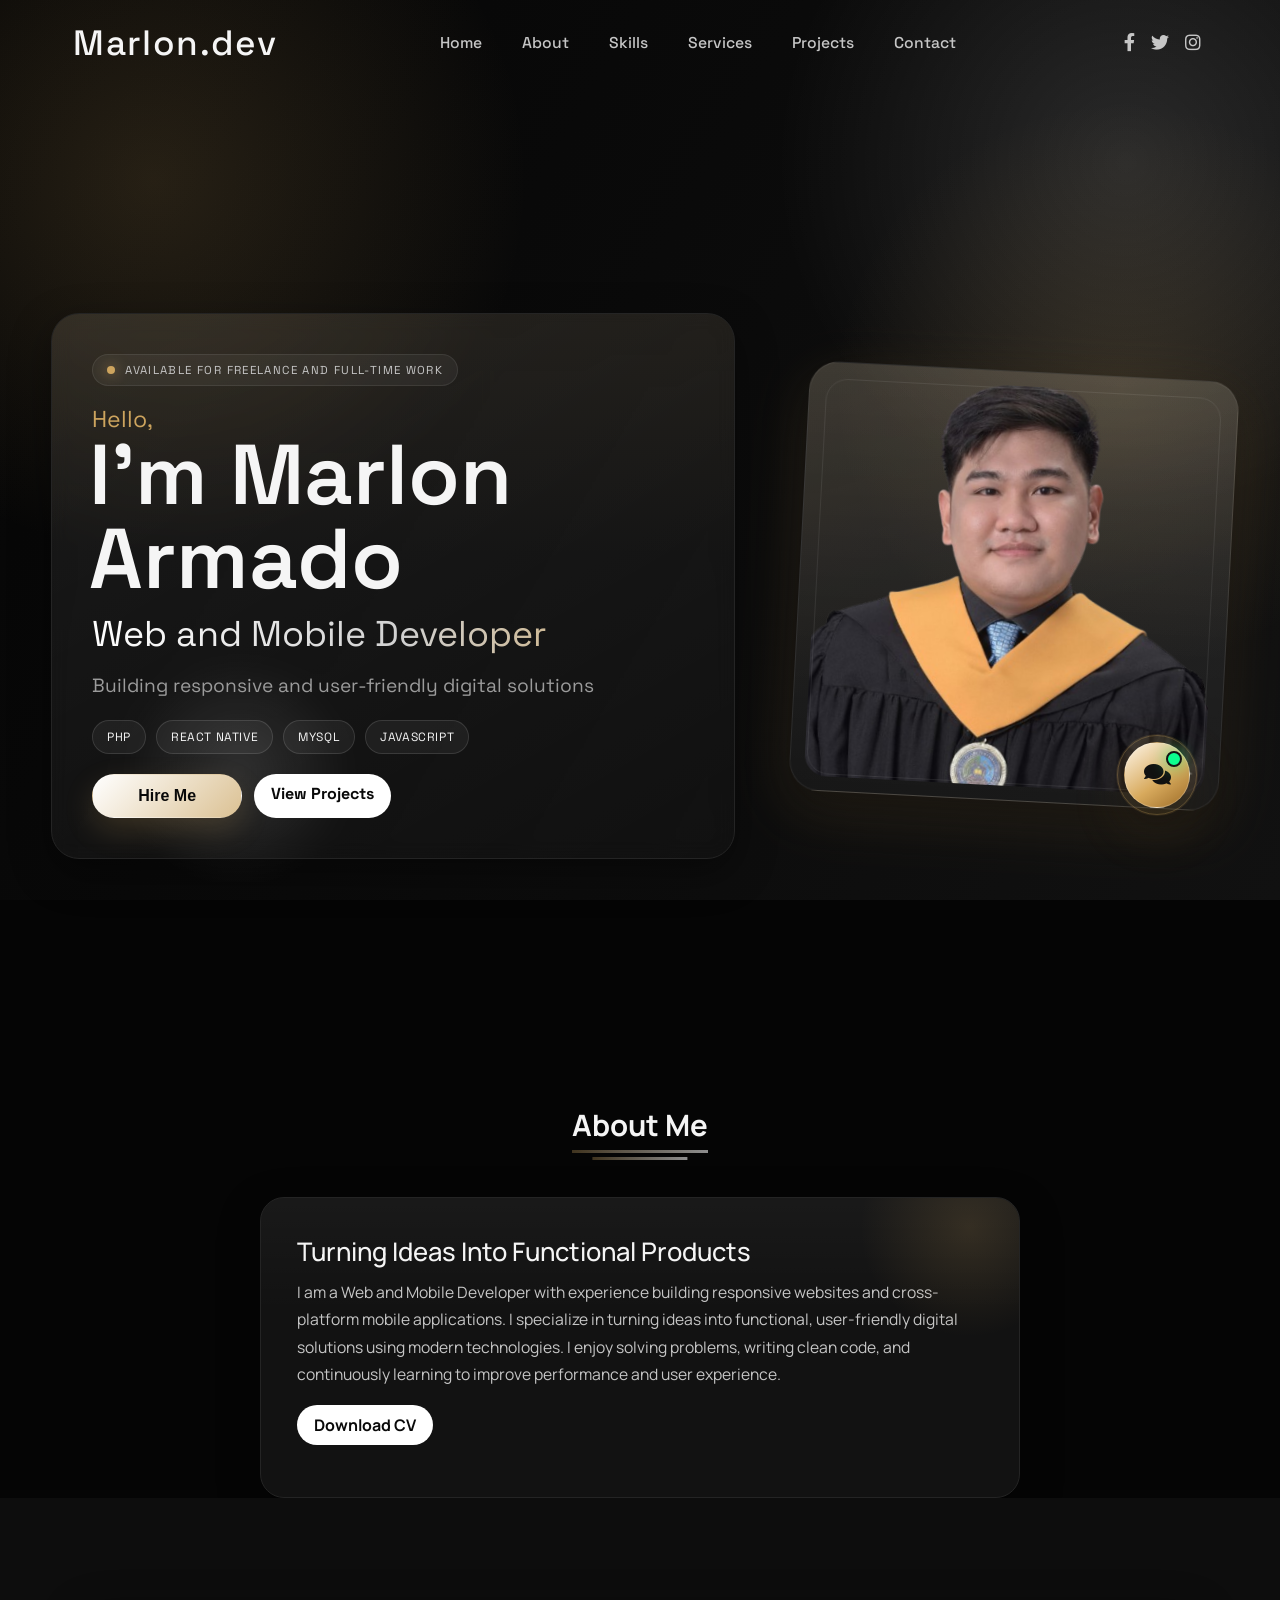
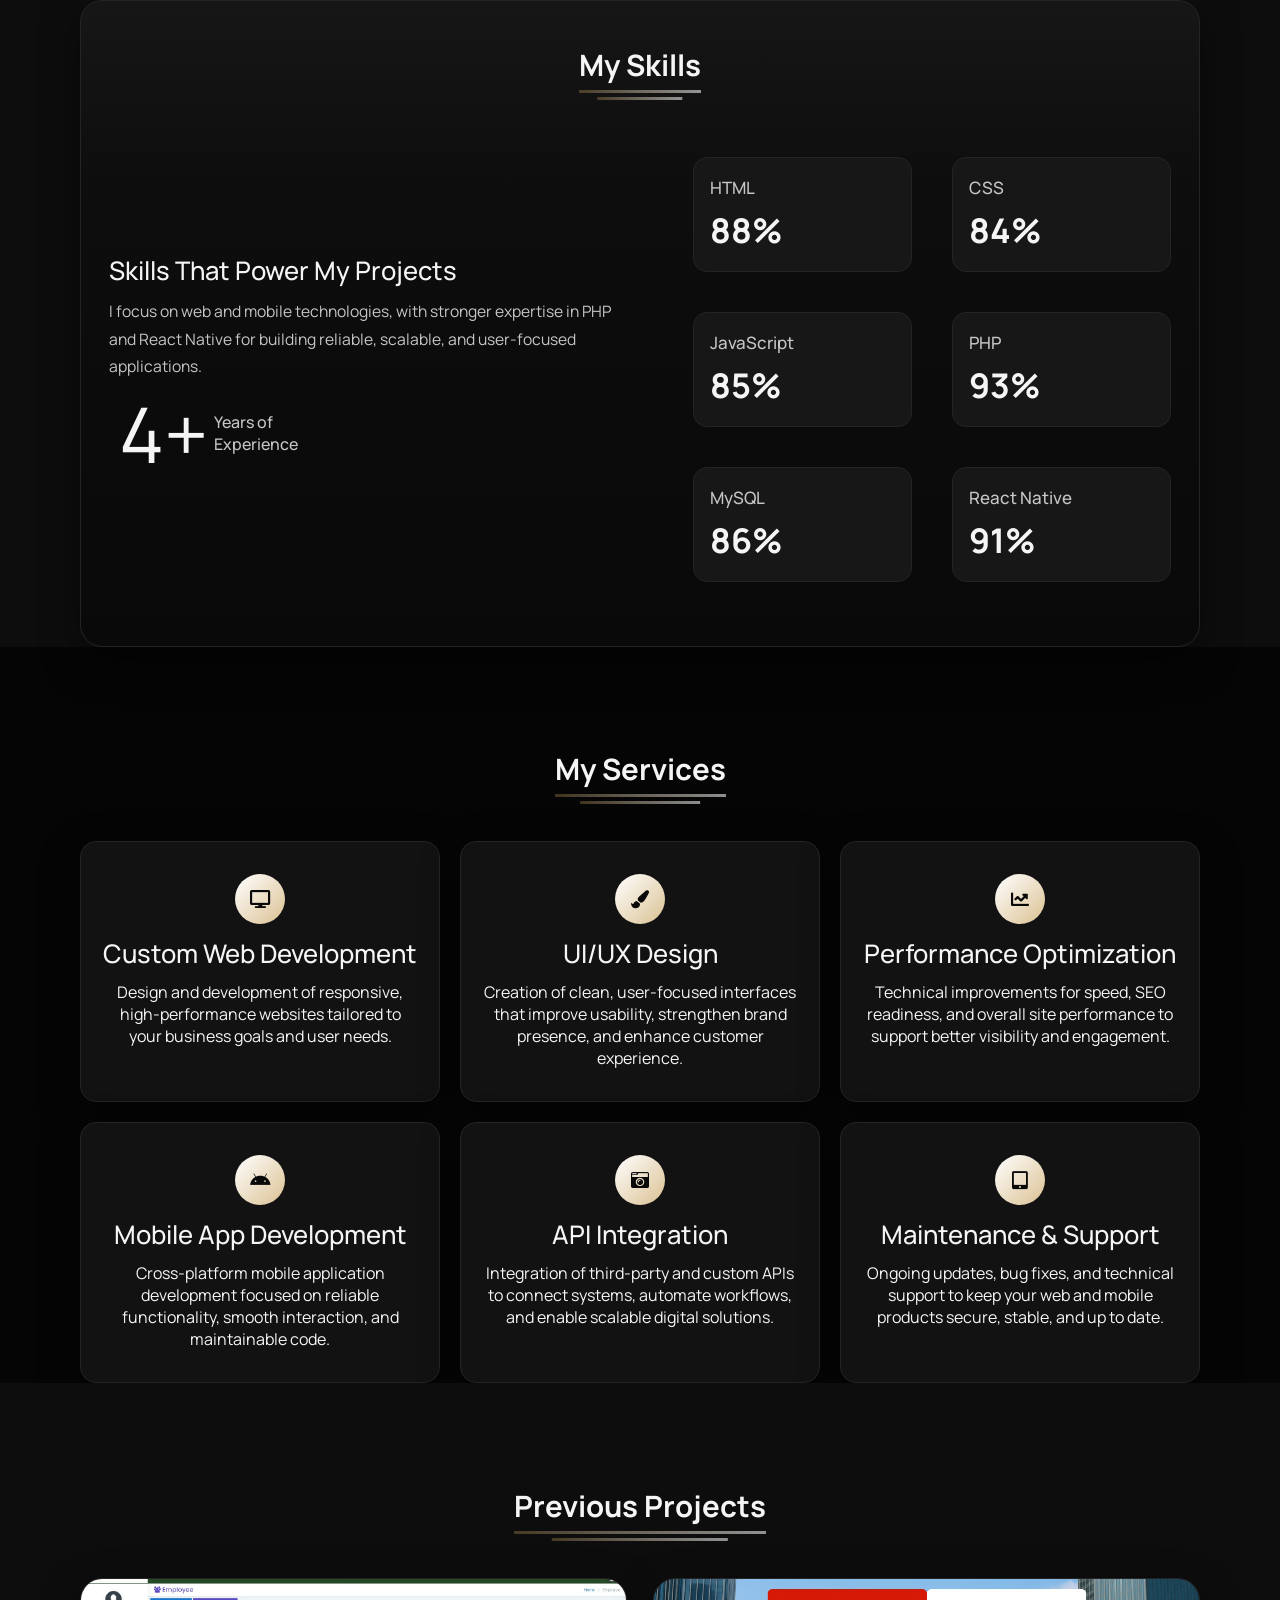
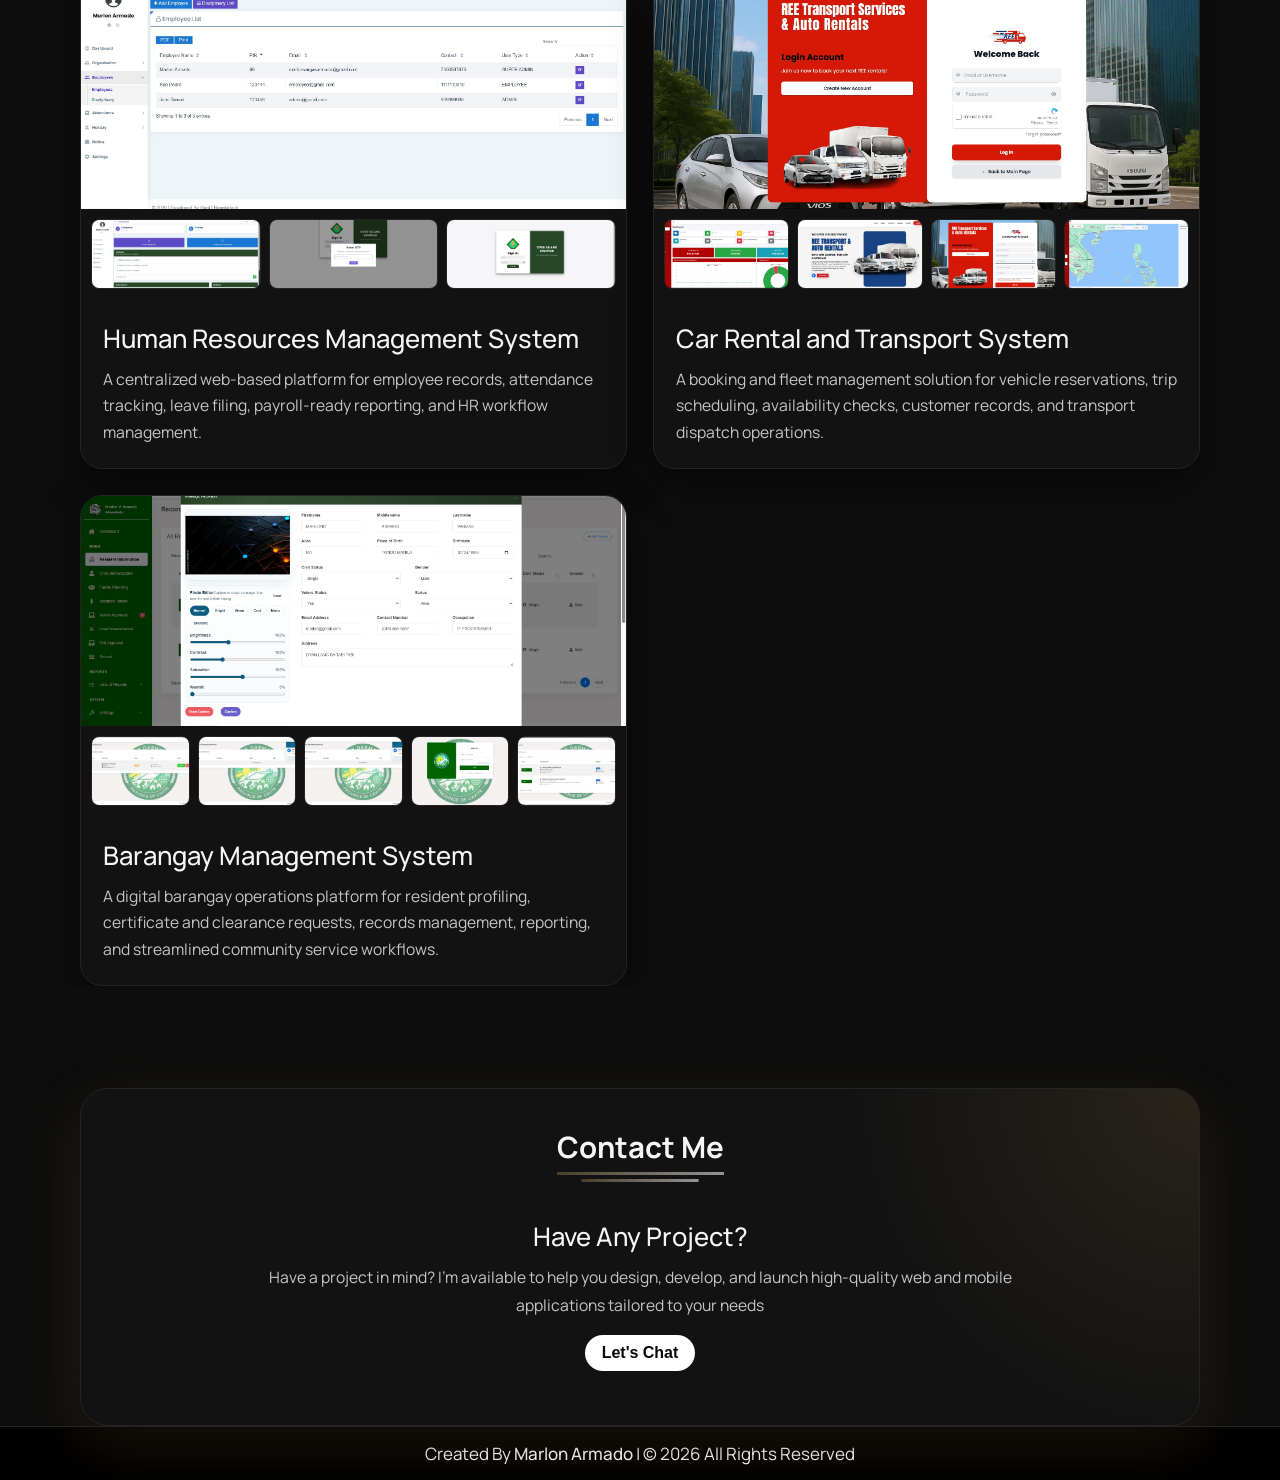
<file: index.html>
<!DOCTYPE html>

<html lang="en" dir="ltr">

<head>
  <meta charset="UTF-8" />
  <title>Marlon Armado | Web and Mobile Developer</title>
  <link rel="stylesheet" href="style.css" />
  <!-- Fontawesome CDN Link -->
  <link rel="stylesheet" href="https://cdnjs.cloudflare.com/ajax/libs/font-awesome/5.15.2/css/all.min.css" />
  <meta name="viewport" content="width=device-width, initial-scale=1.0" />
</head>

<body>
  <div class="page-noise"></div>
  <!-- Move to up button -->
  <div class="scroll-button">
    <a href="#home"><i class="fas fa-arrow-up"></i></a>
  </div>
  <!-- navgaition menu -->
  <nav>
    <div class="navbar">
      <div class="logo"><a href="#">Marlon.dev</a></div>
      <ul class="menu">
        <li><a href="#home">Home</a></li>
        <li><a href="#about">About</a></li>
        <li><a href="#skills">Skills</a></li>
        <li><a href="#services">Services</a></li>
        <li><a href="#projects">Projects</a></li>
        <li><a href="#contact">Contact</a></li>
        <div class="cancel-btn">
          <i class="fas fa-times"></i>
        </div>
      </ul>
      <div class="media-icons">
        <a href="#"><i class="fab fa-facebook-f"></i></a>
        <a href="#"><i class="fab fa-twitter"></i></a>
        <a href="#"><i class="fab fa-instagram"></i></a>
      </div>
    </div>
    <div class="menu-btn">
      <i class="fas fa-bars"></i>
    </div>
  </nav>

  <!-- Home Section Start -->
  <section class="home" id="home">
    <div class="home-content">
      <div class="hero-layout reveal">
        <div class="hero-panel">
          <div class="hero-badge">Available for freelance and full-time work</div>
          <div class="text">
            <div class="text-one">Hello,</div>
            <div class="text-two">I'm Marlon Armado</div>
            <div class="text-three">Web and Mobile Developer</div>
            <div class="text-four">Building responsive and user-friendly digital solutions</div>
            <div class="tech-tags">
              <span>PHP</span>
              <span>React Native</span>
              <span>MySQL</span>
              <span>JavaScript</span>
            </div>
          </div>
          <div class="button hero-actions">
            <button>Hire Me</button>
            <a class="ghost-button" href="#projects">View Projects</a>
          </div>
        </div>
        <div class="hero-visual">
          <div class="hero-image-frame">
            <img src="Images/marlongrad.png" alt="Marlon Armado graduation portrait" />
          </div>
        </div>
      </div>
    </div>
  </section>

  <!-- About Section Start -->
  <section class="about" id="about">
    <div class="content">
      <div class="title"><span>About Me</span></div>
      <div class="about-details reveal">
        <div class="right">
          <div class="topic">Turning Ideas Into Functional Products</div>
          <p>
            I am a Web and Mobile Developer with experience building responsive websites and cross-platform mobile
            applications. I specialize in turning ideas into functional, user-friendly digital solutions using modern
            technologies. I enjoy solving problems, writing clean code, and continuously learning to improve
            performance and user experience.
          </p>
          <div class="button">
            <a href="cv.html">Download CV</a>
          </div>
        </div>
      </div>
    </div>
  </section>

  <!-- My Skill Section Start -->
  <!-- Section Tag and Other Div will same where we need to put same CSS -->
  <section class="skills" id="skills">
    <div class="content">
      <div class="title"><span>My Skills</span></div>
      <div class="skills-details reveal">
        <div class="text">
          <div class="topic">Skills That Power My Projects</div>
          <p>
            I focus on web and mobile technologies, with stronger expertise in PHP and React Native for building
            reliable, scalable, and user-focused applications.
          </p>
          <div class="experience">
            <div class="num">4+</div>
            <div class="exp">
              Years of <br />
              Experience
            </div>
          </div>
        </div>
        <div class="boxes">
          <div class="box">
            <div class="topic">HTML</div>
            <div class="per">88%</div>
          </div>
          <div class="box">
            <div class="topic">CSS</div>
            <div class="per">84%</div>
          </div>
          <div class="box">
            <div class="topic">JavaScript</div>
            <div class="per">85%</div>
          </div>
          <div class="box">
            <div class="topic">PHP</div>
            <div class="per">93%</div>
          </div>
          <div class="box">
            <div class="topic">MySQL</div>
            <div class="per">86%</div>
          </div>
          <div class="box">
            <div class="topic">React Native</div>
            <div class="per">91%</div>
          </div>
        </div>
      </div>
    </div>
  </section>

  <!-- My Services Section Start -->
  <section class="services" id="services">
    <div class="content">
      <div class="title"><span>My Services</span></div>
      <div class="boxes reveal stagger-group">
        <div class="box stagger-item">
          <div class="icon">
            <i class="fas fa-desktop"></i>
          </div>
          <div class="topic">Custom Web Development</div>
          <p>Design and development of responsive, high-performance websites tailored to your business goals and user
            needs.</p>
        </div>
        <div class="box stagger-item">
          <div class="icon">
            <i class="fas fa-paint-brush"></i>
          </div>
          <div class="topic">UI/UX Design</div>
          <p>Creation of clean, user-focused interfaces that improve usability, strengthen brand presence, and enhance
            customer experience.</p>
        </div>
        <div class="box stagger-item">
          <div class="icon">
            <i class="fas fa-chart-line"></i>
          </div>
          <div class="topic">Performance Optimization</div>
          <p>Technical improvements for speed, SEO readiness, and overall site performance to support better visibility
            and engagement.</p>
        </div>
        <div class="box stagger-item">
          <div class="icon">
            <i class="fab fa-android"></i>
          </div>
          <div class="topic">Mobile App Development</div>
          <p>Cross-platform mobile application development focused on reliable functionality, smooth interaction, and
            maintainable code.</p>
        </div>
        <div class="box stagger-item">
          <div class="icon">
            <i class="fas fa-camera-retro"></i>
          </div>
          <div class="topic">API Integration</div>
          <p>Integration of third-party and custom APIs to connect systems, automate workflows, and enable scalable
            digital solutions.</p>
        </div>
        <div class="box stagger-item">
          <div class="icon">
            <i class="fas fa-tablet-alt"></i>
          </div>
          <div class="topic">Maintenance &amp; Support</div>
          <p>Ongoing updates, bug fixes, and technical support to keep your web and mobile products secure, stable,
            and up to date.</p>
        </div>
      </div>
    </div>
  </section>

  <!-- Previous Projects Section Start -->
  <section class="projects" id="projects">
    <div class="content">
      <div class="title"><span>Previous Projects</span></div>
      <div class="project-grid reveal stagger-group">
        <article class="project-card stagger-item">
          <div class="project-media">
            <img class="project-main" src="Images/hr/hr1.jfif" alt="Human Resources Management System dashboard" />
            <div class="project-thumbs">
              <img src="Images/hr/hr2.jfif" alt="Human Resources Management System employee records" />
              <img src="Images/hr/hr3.jfif" alt="Human Resources Management System attendance module" />
              <img src="Images/hr/hr4.jfif" alt="Human Resources Management System reports module" />
            </div>
          </div>
          <div class="project-info">
            <div class="topic">Human Resources Management System</div>
            <p>
              A centralized web-based platform for employee records, attendance tracking, leave filing, payroll-ready
              reporting, and HR workflow management.
            </p>
          </div>
        </article>
        <article class="project-card stagger-item">
          <div class="project-media">
            <img class="project-main" src="Images/carrental/car1.jfif" alt="Car Rental and Transport System booking page" />
            <div class="project-thumbs">
              <img src="Images/carrental/car2.jfif" alt="Car Rental and Transport System fleet listing" />
              <img src="Images/carrental/car3.jfif" alt="Car Rental and Transport System reservation details" />
              <img src="Images/carrental/car4.jfif" alt="Car Rental and Transport System route management" />
              <img src="Images/carrental/car5.jfif" alt="Car Rental and Transport System admin dashboard" />
            </div>
          </div>
          <div class="project-info">
            <div class="topic">Car Rental and Transport System</div>
            <p>
              A booking and fleet management solution for vehicle reservations, trip scheduling, availability checks,
              customer records, and transport dispatch operations.
            </p>
          </div>
        </article>
        <article class="project-card stagger-item">
          <div class="project-media">
            <img class="project-main" src="Images/brgy/pic1.jpg" alt="Barangay System dashboard overview" />
            <div class="project-thumbs">
              <img src="Images/brgy/pic2.jpg" alt="Barangay System resident records" />
              <img src="Images/brgy/pic3.jpg" alt="Barangay System document request module" />
              <img src="Images/brgy/pic4.jpg" alt="Barangay System clearance processing" />
              <img src="Images/brgy/pic5.jpg" alt="Barangay System reports and monitoring" />
              <img src="Images/brgy/pic6.jpg" alt="Barangay System administration panel" />
            </div>
          </div>
          <div class="project-info">
            <div class="topic">Barangay Management System</div>
            <p>
              A digital barangay operations platform for resident profiling, certificate and clearance requests,
              records management, reporting, and streamlined community service workflows.
            </p>
          </div>
        </article>
      </div>
    </div>
  </section>

  <!-- Contact Me section Start -->
  <section class="contact" id="contact">
    <div class="content">
      <div class="title"><span>Contact Me</span></div>
      <div class="text reveal">
        <div class="topic">Have Any Project?</div>
        <p>Have a project in mind? I’m available to help you design, develop, and launch high-quality web and mobile applications tailored to your needs</p>
        <div class="button">
          <button>Let's Chat</button>
        </div>
      </div>
    </div>
  </section>

  <div class="chatbot-widget">
    <button class="chatbot-toggle" type="button" aria-label="Open chat assistant" aria-expanded="false">
      <i class="fas fa-comments"></i>
    </button>
    <div class="chatbot-panel" aria-hidden="true">
      <div class="chatbot-header">
        <div>
          <strong>Marlon Assistant</strong>
          <p>Quick answers for visitors</p>
        </div>
        <button class="chatbot-close" type="button" aria-label="Close chat assistant">
          <i class="fas fa-times"></i>
        </button>
      </div>
      <div class="chatbot-body">
        <div class="chatbot-message bot">
          Hi, you can tap one of the questions below and I'll answer right away.
        </div>
        <div class="chatbot-conversation"></div>
      </div>
      <div class="chatbot-questions">
        <button class="chat-question" type="button" data-question="services">What services do you offer?</button>
        <button class="chat-question" type="button" data-question="projects">What projects have you built?</button>
        <button class="chat-question" type="button" data-question="skills">What technologies do you use?</button>
        <button class="chat-question" type="button" data-question="contact">How can I contact you?</button>
      </div>
    </div>
  </div>

  <!-- Footer Section Start -->
  <footer>
    <div class="text">
      <span>Created By <a href="#">Marlon Armado</a> | &#169; <span id="current-year"></span> All Rights Reserved</span>
    </div>
  </footer>

  <script src="script.js"></script>
</body>

</html>
</file>
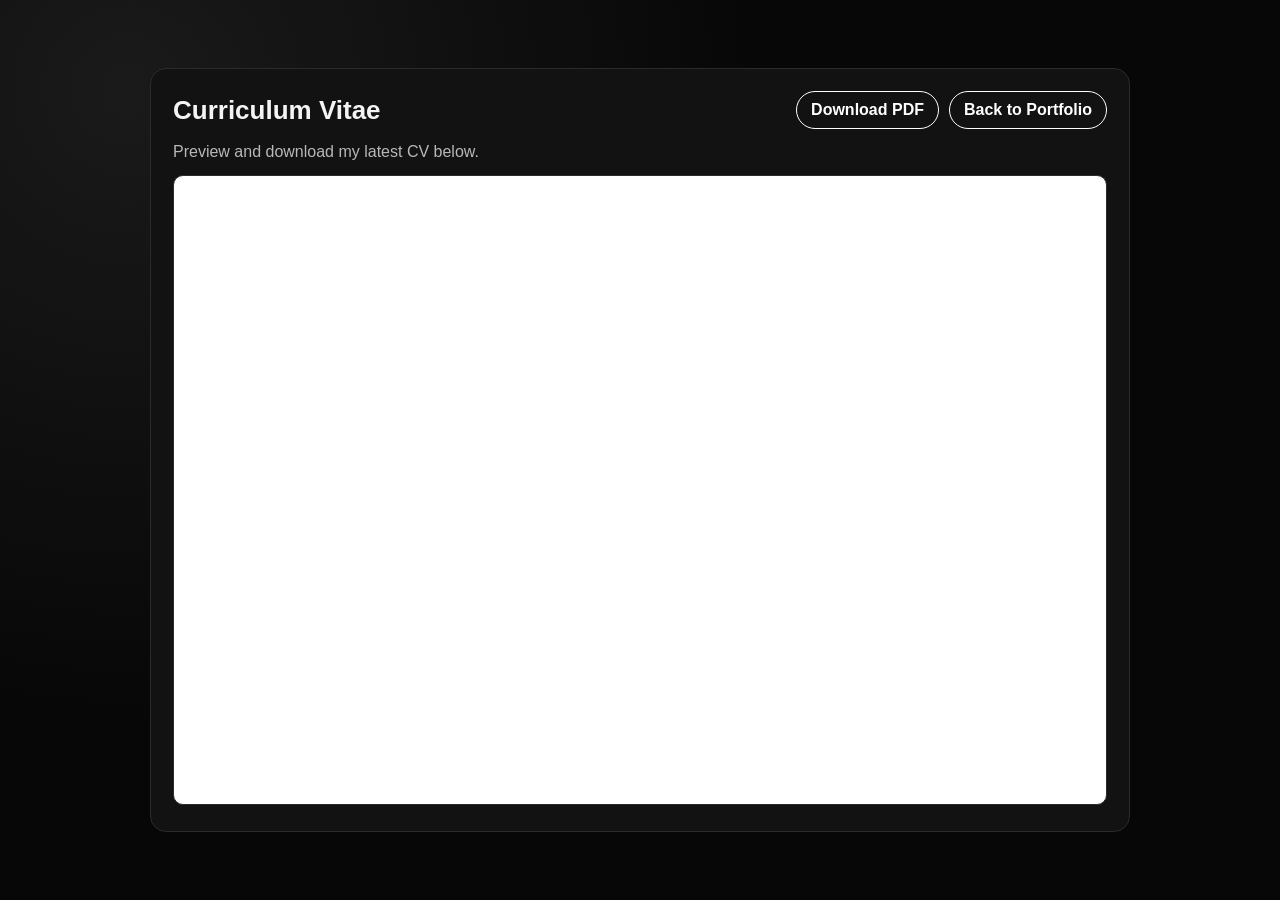
<file: cv.html>
<!DOCTYPE html>
<html lang="en">

<head>
  <meta charset="UTF-8" />
  <meta name="viewport" content="width=device-width, initial-scale=1.0" />
  <title>Marlon Armado | CV</title>
  <style>
    :root {
      --bg: #070707;
      --card: #121212;
      --text: #f4f4f4;
      --muted: #b8b8b8;
      --line: #2b2b2b;
    }

    * {
      box-sizing: border-box;
      margin: 0;
      padding: 0;
    }

    body {
      min-height: 100vh;
      background: radial-gradient(circle at 10% 10%, #1a1a1a 0%, var(--bg) 45%);
      color: var(--text);
      font-family: "Segoe UI", Tahoma, Geneva, Verdana, sans-serif;
      display: grid;
      place-items: center;
      padding: 28px 16px;
    }

    .wrap {
      width: min(980px, 100%);
      background: var(--card);
      border: 1px solid var(--line);
      border-radius: 16px;
      padding: 22px;
    }

    .head {
      display: flex;
      justify-content: space-between;
      align-items: center;
      gap: 12px;
      flex-wrap: wrap;
      margin-bottom: 14px;
    }

    h1 {
      font-size: 26px;
    }

    p {
      color: var(--muted);
      margin-bottom: 14px;
    }

    .actions {
      display: flex;
      gap: 10px;
      flex-wrap: wrap;
    }

    .btn {
      display: inline-block;
      border: 1px solid #fff;
      border-radius: 999px;
      padding: 9px 14px;
      color: #fff;
      text-decoration: none;
      font-weight: 600;
      transition: 0.25s ease;
    }

    .btn:hover {
      background: #fff;
      color: #000;
    }

    iframe {
      width: 100%;
      height: 70vh;
      border: 1px solid var(--line);
      border-radius: 10px;
      background: #fff;
    }
  </style>
</head>

<body>
  <main class="wrap">
    <div class="head">
      <h1>Curriculum Vitae</h1>
      <div class="actions">
        <a class="btn" href="Images/resume.pdf" download>Download PDF</a>
        <a class="btn" href="index.html#about">Back to Portfolio</a>
      </div>
    </div>
    <p>Preview and download my latest CV below.</p>
    <iframe src="Images/resume.pdf" title="Marlon Armado Resume"></iframe>
  </main>
</body>

</html>
</file>
<file: style.css>
/* Google Font CDN Link */
@import url('https://fonts.googleapis.com/css2?family=Manrope:wght@400;500;600;700;800&family=Space+Grotesk:wght@500;600;700&display=swap');

:root {
  --bg-main: #050505;
  --bg-surface: #0d0d0d;
  --bg-card: #121212;
  --bg-card-soft: #171717;
  --text-main: #f5f5f5;
  --text-soft: #c6c6c6;
  --text-muted: #9b9b9b;
  --line: #242424;
  --line-strong: #343434;
  --accent: #f4efe5;
  --accent-strong: #cda45e;
  --accent-soft: rgba(205, 164, 94, 0.2);
  --shadow-lg: 0 14px 40px rgba(0, 0, 0, 0.4);
  --shadow-glow: 0 18px 60px rgba(205, 164, 94, 0.16);
  --section-width: min(1120px, 88vw);
  --section-gap: clamp(70px, 8vw, 108px);
  --title-size: clamp(2rem, 3vw, 4.4rem);
  --subtitle-size: clamp(1.15rem, 1.8vw, 1.55rem);
  --body-size: clamp(0.98rem, 1vw, 1.05rem);
}

* {
  margin: 0;
  padding: 0;
  box-sizing: border-box;
  text-decoration: none;
  scroll-behavior: smooth;
}

body {
  background: var(--bg-main);
  color: var(--text-main);
  font-family: 'Manrope', sans-serif;
  position: relative;
  overflow-x: hidden;
}

.page-noise {
  position: fixed;
  inset: 0;
  pointer-events: none;
  opacity: 0.08;
  background-image:
    radial-gradient(circle at 20% 20%, rgba(255, 255, 255, 0.1) 0 1px, transparent 1px),
    radial-gradient(circle at 80% 30%, rgba(255, 255, 255, 0.08) 0 1px, transparent 1px),
    radial-gradient(circle at 40% 70%, rgba(255, 255, 255, 0.06) 0 1px, transparent 1px);
  background-size: 180px 180px, 220px 220px, 260px 260px;
  z-index: 0;
}

/* Custom Scroll Bar CSS */
::-webkit-scrollbar {
  width: 10px;
}

::-webkit-scrollbar-track {
  background: #111;
}

::-webkit-scrollbar-thumb {
  background: #2d2d2d;
  border-radius: 12px;
  transition: all 0.3s ease;
}

::-webkit-scrollbar-thumb:hover {
  background: #4a4a4a;
}

/* navbar styling */
nav {
  position: fixed;
  width: 100%;
  padding: 20px 0;
  z-index: 998;
  transition: all 0.3s ease;
  font-family: 'Space Grotesk', sans-serif;
}

nav.sticky {
  background: rgba(7, 7, 7, 0.78);
  padding: 13px 0;
  border-bottom: 1px solid var(--line);
  backdrop-filter: blur(18px);
  box-shadow: 0 18px 40px rgba(0, 0, 0, 0.28);
}

nav .navbar {
  width: min(1240px, 92%);
  display: flex;
  justify-content: space-between;
  align-items: center;
  margin: auto;
  padding: 0 22px;
  border-radius: 999px;
}

nav .navbar .logo a {
  font-weight: 500;
  font-size: clamp(1.6rem, 3vw, 2.2rem);
  color: var(--text-main);
  letter-spacing: 0.04em;
}

nav.sticky .navbar .logo a {
  color: var(--text-main);
}

nav .navbar .menu {
  display: flex;
  position: relative;
}

nav .navbar .menu li {
  list-style: none;
  margin: 0 20px;
}

.navbar .menu a {
  font-size: 0.98rem;
  font-weight: 500;
  color: var(--text-soft);
  padding: 6px 0;
  transition: all 0.4s ease;
  position: relative;
}

.navbar .menu a:hover {
  color: #ffffff;
}

.navbar .menu a::after {
  content: "";
  position: absolute;
  left: 0;
  bottom: -6px;
  width: 100%;
  height: 2px;
  background: linear-gradient(90deg, var(--accent-strong), #ffffff);
  transform: scaleX(0);
  transform-origin: left;
  transition: transform 0.25s ease;
}

.navbar .menu a:hover::after {
  transform: scaleX(1);
}

nav.sticky .menu a {
  color: var(--text-main);
}

nav.sticky .menu a:hover {
  color: var(--accent);
}

.navbar .media-icons a {
  color: var(--text-soft);
  font-size: 18px;
  margin: 0 6px;
  transition: transform 0.25s ease, color 0.25s ease;
}

.navbar .media-icons a:hover {
  color: var(--accent-strong);
  transform: translateY(-2px);
}

nav.sticky .media-icons a {
  color: #FFF;
}

/* Side Navigation Menu Button CSS */
nav .menu-btn,
.navbar .menu .cancel-btn {
  position: absolute;
  color: #fff;
  right: 30px;
  top: 20px;
  font-size: 20px;
  cursor: pointer;
  transition: all 0.3s ease;
  display: none;
}

nav .menu-btn {
  color: #ffffff;
}

nav.sticky .menu-btn {
  color: #fff;
}

.navbar .menu .menu-btn {
  color: #fff;
}

/* home section styling */
.home {
  min-height: 100vh;
  width: 100%;
  background:
    radial-gradient(circle at 12% 20%, rgba(205, 164, 94, 0.16) 0%, transparent 28%),
    radial-gradient(circle at 88% 18%, rgba(255, 255, 255, 0.12) 0%, transparent 26%),
    linear-gradient(120deg, #050505 0%, #0a0a0a 45%, #111111 100%);
  background-size: cover;
  background-position: center;
  background-attachment: fixed;
  font-family: 'Space Grotesk', sans-serif;
  position: relative;
  overflow: hidden;
}

.home .home-content {
  width: min(1240px, 92%);
  height: 100%;
  margin: auto;
  display: flex;
  align-items: center;
  padding: 124px 0 56px;
  position: relative;
  z-index: 2;
}

.home .hero-layout {
  width: 100%;
  min-height: calc(100vh - 180px);
  display: flex;
  justify-content: space-between;
  align-items: center;
  gap: clamp(28px, 5vw, 70px);
}

.home .hero-panel {
  width: min(700px, 100%);
  padding: clamp(24px, 4vw, 40px);
  border: 1px solid var(--line);
  border-radius: 28px;
  background:
    linear-gradient(150deg, rgba(255, 255, 255, 0.08), rgba(255, 255, 255, 0.02)),
    linear-gradient(180deg, rgba(205, 164, 94, 0.06), transparent 45%);
  backdrop-filter: blur(10px);
  box-shadow: var(--shadow-lg);
  position: relative;
  overflow: hidden;
}

.home .hero-panel::before {
  content: "";
  position: absolute;
  inset: 0;
  background: linear-gradient(120deg, transparent 0%, rgba(255, 255, 255, 0.08) 48%, transparent 70%);
  transform: translateX(-120%);
  animation: shine 7.5s ease-in-out infinite;
}

.hero-badge {
  display: inline-flex;
  align-items: center;
  gap: 10px;
  padding: 8px 14px;
  border-radius: 999px;
  background: rgba(255, 255, 255, 0.05);
  border: 1px solid rgba(255, 255, 255, 0.08);
  color: var(--text-soft);
  font-size: 0.72rem;
  letter-spacing: 0.12em;
  text-transform: uppercase;
  margin-bottom: 18px;
}

.hero-badge::before {
  content: "";
  width: 8px;
  height: 8px;
  border-radius: 50%;
  background: var(--accent-strong);
  box-shadow: 0 0 14px rgba(205, 164, 94, 0.8);
}

.home::before {
  content: "";
  position: absolute;
  top: 10%;
  right: -10%;
  width: 36rem;
  height: 36rem;
  background: radial-gradient(circle, rgba(205, 164, 94, 0.18) 0%, rgba(255, 255, 255, 0) 70%);
  z-index: 1;
  opacity: 0.8;
}

.home::after {
  content: "";
  position: absolute;
  inset: auto auto 12% 10%;
  width: 220px;
  height: 220px;
  background: radial-gradient(circle, rgba(255, 255, 255, 0.12) 0%, rgba(255, 255, 255, 0) 74%);
  z-index: 1;
}

.hero-visual {
  flex: 0 0 min(430px, 38vw);
  display: flex;
  justify-content: center;
}

.hero-image-frame {
  width: min(430px, 100%);
  padding: 14px;
  border-radius: 30px;
  border: 1px solid rgba(255, 255, 255, 0.08);
  background:
    linear-gradient(180deg, rgba(255, 255, 255, 0.12), rgba(255, 255, 255, 0.04)),
    linear-gradient(160deg, rgba(205, 164, 94, 0.12), transparent 58%);
  box-shadow: var(--shadow-lg), var(--shadow-glow);
  position: relative;
  transform: rotate(3deg);
  transition: transform 0.45s ease, box-shadow 0.45s ease;
}

.hero-image-frame::before {
  content: "";
  position: absolute;
  inset: 16px;
  border-radius: 22px;
  border: 1px solid rgba(255, 255, 255, 0.08);
  pointer-events: none;
}

.hero-image-frame img {
  width: 100%;
  height: auto;
  display: block;
  border-radius: 22px;
  object-fit: cover;
}

.hero-visual:hover .hero-image-frame {
  transform: rotate(0deg) translateY(-8px);
}

.home .text-one {
  font-size: clamp(1rem, 1.8vw, 1.5rem);
  color: var(--accent-strong);
}

.home .text-two {
  color: var(--text-main);
  font-size: clamp(2.8rem, 7vw, 5.3rem);
  font-weight: 600;
  margin-left: -3px;
  line-height: 0.98;
  max-width: 10ch;
}

.home .text-three {
  font-size: clamp(1.35rem, 2.8vw, 2.4rem);
  margin: 10px 0 6px;
  color: #dfdfdf;
  background: linear-gradient(90deg, #ffffff, #d0d0d0 52%, var(--accent-strong));
  -webkit-background-clip: text;
  -webkit-text-fill-color: transparent;
}

.home .text-four {
  font-size: clamp(1rem, 1.5vw, 1.35rem);
  margin: 14px 0 18px;
  color: var(--text-muted);
  max-width: 620px;
  line-height: 1.7;
}

.tech-tags {
  display: flex;
  flex-wrap: wrap;
  gap: 10px;
}

.tech-tags span {
  padding: 8px 14px;
  font-size: 0.75rem;
  letter-spacing: 0.6px;
  text-transform: uppercase;
  border-radius: 999px;
  border: 1px solid rgba(255, 255, 255, 0.12);
  color: var(--text-main);
  background: rgba(255, 255, 255, 0.05);
  transition: transform 0.3s ease, border-color 0.3s ease, background 0.3s ease;
}

.tech-tags span:hover {
  transform: translateY(-4px);
  border-color: rgba(205, 164, 94, 0.48);
  background: rgba(205, 164, 94, 0.12);
}

.home .button {
  margin: 20px 0 0;
  display: flex;
  flex-wrap: wrap;
  gap: 12px;
}

.home .button button {
  outline: none;
  padding: 12px 18px;
  border-radius: 999px;
  font-size: 1rem;
  font-weight: 700;
  background: linear-gradient(135deg, #ffffff, #dbc193);
  color: #090909;
  cursor: pointer;
  border: 1px solid transparent;
  transition: transform 0.35s ease, box-shadow 0.35s ease, border-color 0.35s ease, background 0.35s ease, color 0.35s ease;
  min-width: 150px;
  box-shadow: 0 12px 30px rgba(205, 164, 94, 0.2);
}

.home .button button:hover {
  border-color: #ffffff;
  background-color: transparent;
  color: #ffffff;
  transform: translateY(-4px);
}

.ghost-button {
  outline: none;
  padding: 12px 18px;
  border-radius: 999px;
  font-size: 1rem;
  font-weight: 700;
  color: var(--text-main);
  border: 1px solid rgba(255, 255, 255, 0.14);
  background: rgba(255, 255, 255, 0.04);
  transition: transform 0.35s ease, border-color 0.35s ease, background 0.35s ease;
}

.ghost-button:hover {
  transform: translateY(-4px);
  border-color: rgba(205, 164, 94, 0.52);
  background: rgba(205, 164, 94, 0.1);
}

/* About Section Styling */
/* Those Elements Where We Have Apply Same CSS,
 I'm Selecting Directly 'Section Tag' and 'Class'  */
section {
  padding-top: var(--section-gap);
  position: relative;
  z-index: 1;
}

section .content {
  width: var(--section-width);
  margin: 0 auto;
  font-family: 'Manrope', sans-serif;
  position: relative;
}

.about .about-details {
  display: flex;
  justify-content: center;
}

section .title {
  display: flex;
  justify-content: center;
  margin-bottom: clamp(28px, 4vw, 44px);
}

section .title span {
  color: var(--text-main);
  font-size: clamp(1.7rem, 2.3vw, 2.2rem);
  font-weight: 700;
  position: relative;
  padding-bottom: 8px;
}

section .title span::before,
section .title span::after {
  content: '';
  position: absolute;
  height: 3px;
  width: 100%;
  background: linear-gradient(90deg, rgba(205, 164, 94, 0.3), rgba(255, 255, 255, 0.55));
  left: 0;
  bottom: 0;
}

section .title span::after {
  bottom: -7px;
  width: 70%;
  left: 50%;
  transform: translateX(-50%);
}

.about-details .right {
  width: min(760px, 100%);
  background:
    linear-gradient(180deg, rgba(255, 255, 255, 0.03), transparent 38%),
    var(--bg-card);
  border: 1px solid var(--line);
  border-radius: 24px;
  padding: clamp(22px, 3vw, 36px);
  box-shadow: var(--shadow-lg);
  position: relative;
  overflow: hidden;
  transition: transform 0.4s ease, border-color 0.4s ease, box-shadow 0.4s ease;
}

.about-details .right::before {
  content: "";
  position: absolute;
  top: -80px;
  right: -60px;
  width: 220px;
  height: 220px;
  border-radius: 50%;
  background: radial-gradient(circle, rgba(205, 164, 94, 0.16) 0%, rgba(255, 255, 255, 0) 70%);
  pointer-events: none;
}

.about-details .right:hover {
  transform: translateY(-6px);
  border-color: rgba(205, 164, 94, 0.28);
  box-shadow: var(--shadow-lg), var(--shadow-glow);
}

section .topic {
  color: var(--text-main);
  font-size: clamp(1.35rem, 2vw, 1.8rem);
  font-weight: 500;
  margin-bottom: 10px;
}

.about-details .right p {
  text-align: left;
  color: var(--text-soft);
  line-height: 1.75;
  font-size: var(--body-size);
}

section .button {
  margin: 16px 0;
}

section .button button,
section .button a {
  outline: none;
  padding: 8px 16px;
  border-radius: 999px;
  font-size: 16px;
  font-weight: 700;
  background: #ffffff;
  color: #090909;
  border: 1px solid transparent;
  cursor: pointer;
  transition: all 0.4s ease;
  display: inline-block;
}

section .button button:hover,
section .button a:hover {
  border-color: #ffffff;
  background-color: transparent;
  color: #ffffff;
  transform: translateY(-2px);
}

/* My Skills CSS */
.skills {
  background: var(--bg-surface);
}

.skills .content {
  padding: clamp(22px, 4vw, 44px) clamp(18px, 3vw, 28px);
  background:
    linear-gradient(180deg, rgba(255, 255, 255, 0.03), transparent 30%),
    linear-gradient(180deg, #0f0f0f, #090909);
  border: 1px solid var(--line);
  border-radius: 22px;
  box-shadow: var(--shadow-lg);
}

.skills .skills-details {
  display: flex;
  justify-content: space-between;
  align-items: center;
}

.skills-details .text {
  width: 50%;
}

.skills-details p {
  color: var(--text-soft);
  text-align: left;
  line-height: 1.75;
  font-size: var(--body-size);
}

.skills .skills-details .experience {
  display: flex;
  align-items: center;
  margin: 0 10px;
}

.skills-details .experience .num {
  color: var(--text-main);
  font-size: clamp(3rem, 6vw, 5rem);
}

.skills-details .experience .exp {
  color: var(--text-soft);
  margin-left: 20px;
  font-size: 1rem;
  font-weight: 500;
  margin: 0 6px;
}

.skills-details .boxes {
  width: 45%;
  display: flex;
  flex-wrap: wrap;
  justify-content: space-between;
}

.skills-details .box {
  width: calc(100% / 2 - 20px);
  margin: 20px 0;
  background: var(--bg-card-soft);
  border: 1px solid var(--line);
  border-radius: 14px;
  padding: 18px 16px;
  transition: transform 0.3s ease, border-color 0.3s ease, box-shadow 0.3s ease, background 0.3s ease;
}

.skills-details .box:hover {
  transform: translateY(-8px);
  border-color: rgba(205, 164, 94, 0.34);
  box-shadow: var(--shadow-glow);
  background: linear-gradient(180deg, rgba(205, 164, 94, 0.08), rgba(255, 255, 255, 0.02));
}

.skills-details .boxes .topic {
  font-size: 17px;
  color: var(--text-soft);
  margin-bottom: 8px;
}

.skills-details .boxes .per {
  font-size: 34px;
  font-weight: 700;
  color: var(--text-main);
}

/* My Services CSS */
.services .boxes {
  display: grid;
  grid-template-columns: repeat(3, minmax(0, 1fr));
  gap: 20px;
}

.services .boxes .box {
  margin: 0;
  width: 100%;
  text-align: center;
  border-radius: 16px;
  padding: 32px 22px;
  background: var(--bg-card);
  border: 1px solid var(--line);
  box-shadow: var(--shadow-lg);
  cursor: default;
  transition: transform 0.4s ease, border-color 0.4s ease, background 0.4s ease, box-shadow 0.4s ease;
  position: relative;
  overflow: hidden;
}

.services .boxes .box:hover {
  background: linear-gradient(180deg, rgba(205, 164, 94, 0.12), #191919 58%);
  color: #fff;
  transform: translateY(-10px);
  border-color: rgba(205, 164, 94, 0.34);
  box-shadow: var(--shadow-lg), var(--shadow-glow);
}

.services .boxes .box::before {
  content: "";
  position: absolute;
  inset: auto -35% -45% auto;
  width: 150px;
  height: 150px;
  border-radius: 50%;
  background: radial-gradient(circle, rgba(205, 164, 94, 0.18), transparent 70%);
  opacity: 0;
  transition: opacity 0.35s ease;
}

.services .boxes .box:hover::before {
  opacity: 1;
}

.services .boxes .box .icon {
  height: 50px;
  width: 50px;
  background: linear-gradient(135deg, #ffffff, #dbc193);
  border-radius: 50%;
  text-align: center;
  line-height: 50px;
  font-size: 18px;
  color: #090909;
  margin: 0 auto 12px auto;
  transition: all 0.4s ease;
}

.boxes .box:hover .icon {
  background: linear-gradient(135deg, #ffffff, #f2efe5);
  color: #000;
  transform: scale(1.08) rotate(6deg);
}

.services .boxes .box:hover .topic,
.services .boxes .box:hover p {
  color: #ffffff;
  transition: all 0.4s ease;
}

.services .boxes .box:hover .topic,
.services .boxes .box:hover p {
  color: #fff;
}

/* Previous Projects CSS */
.projects {
  background: var(--bg-surface);
}

.projects .project-grid {
  display: grid;
  grid-template-columns: repeat(2, minmax(0, 1fr));
  gap: 26px;
}

.projects .project-card {
  background: var(--bg-card);
  border: 1px solid var(--line);
  border-radius: 22px;
  overflow: hidden;
  box-shadow: var(--shadow-lg);
  transition: transform 0.35s ease, border-color 0.35s ease, box-shadow 0.35s ease;
}

.projects .project-card:hover {
  transform: translateY(-10px);
  border-color: rgba(205, 164, 94, 0.32);
  box-shadow: var(--shadow-lg), var(--shadow-glow);
}

.projects .project-main {
  width: 100%;
  height: 230px;
  object-fit: cover;
  display: block;
  transition: transform 0.5s ease, filter 0.5s ease;
}

.projects .project-card:hover .project-main {
  transform: scale(1.05);
  filter: saturate(1.08);
}

.projects .project-thumbs {
  display: grid;
  grid-template-columns: repeat(auto-fit, minmax(70px, 1fr));
  gap: 8px;
  padding: 10px;
}

.projects .project-thumbs img {
  width: 100%;
  height: 70px;
  object-fit: cover;
  border-radius: 8px;
  border: 1px solid var(--line);
  transition: transform 0.3s ease, border-color 0.3s ease, opacity 0.3s ease;
}

.projects .project-thumbs img:hover {
  transform: translateY(-4px);
  border-color: rgba(205, 164, 94, 0.42);
  opacity: 0.96;
}

.projects .project-info {
  padding: 22px;
}

.projects .project-info p {
  color: var(--text-soft);
  line-height: 1.7;
  font-size: var(--body-size);
}

/* Contact Me CSS */
.contact {
  background: var(--bg-surface);
}

.contact .content {
  margin: 0 auto;
  padding: clamp(24px, 4vw, 38px) clamp(18px, 3vw, 28px);
  border: 1px solid var(--line);
  border-radius: 28px;
  background:
    radial-gradient(circle at top right, rgba(205, 164, 94, 0.12), transparent 30%),
    var(--bg-card);
  box-shadow: var(--shadow-lg), var(--shadow-glow);
}

.contact .text {
  width: min(760px, 100%);
  text-align: center;
  margin: auto;
}

.contact .text p {
  color: var(--text-soft);
  line-height: 1.75;
  font-size: var(--body-size);
}

/* Footer CSS */
footer {
  background: #000;
  padding: 15px 0;
  text-align: center;
  font-family: 'Manrope', sans-serif;
  border-top: 1px solid var(--line);
}

footer .text span {
  font-size: 17px;
  font-weight: 400;
  color: #fff;
}

footer .text span a {
  font-weight: 500;
  color: #FFF;
}

footer .text span a:hover {
  text-decoration: underline;
}

/* Scroll TO Top Button CSS */
.scroll-button a {
  position: fixed;
  bottom: 20px;
  right: 20px;
  color: #fff;
  background: rgba(15, 15, 15, 0.82);
  padding: 7px 12px;
  font-size: 18px;
  border-radius: 999px;
  border: 1px solid rgba(255, 255, 255, 0.14);
  box-shadow: 0 10px 20px rgba(0, 0, 0, 0.35);
  display: none;
  backdrop-filter: blur(10px);
  transition: transform 0.3s ease, border-color 0.3s ease, background 0.3s ease;
}

.scroll-button a:hover {
  transform: translateY(-4px);
  border-color: rgba(205, 164, 94, 0.4);
  background: rgba(26, 26, 26, 0.95);
}

.chatbot-widget {
  position: fixed;
  right: 90px;
  bottom: 92px;
  z-index: 999;
  display: flex;
  align-items: flex-end;
  flex-direction: row-reverse;
  gap: 12px;
}

.chatbot-toggle {
  width: 66px;
  height: 66px;
  border: 1px solid rgba(255, 255, 255, 0.22);
  border-radius: 50%;
  background: linear-gradient(145deg, #fff7ea, #d8aa5d 58%, #9d6c27 100%);
  color: #111;
  font-size: 24px;
  cursor: pointer;
  box-shadow: 0 18px 35px rgba(0, 0, 0, 0.34), 0 0 0 8px rgba(205, 164, 94, 0.14), var(--shadow-glow);
  transition: transform 0.3s ease, box-shadow 0.3s ease, filter 0.3s ease;
  position: relative;
  overflow: visible;
}

.chatbot-toggle::before {
  content: "";
  position: absolute;
  inset: -8px;
  border-radius: 50%;
  border: 1px solid rgba(205, 164, 94, 0.28);
  animation: chatPulse 2.2s ease-out infinite;
}

.chatbot-toggle::after {
  content: "";
  position: absolute;
  top: 8px;
  right: 7px;
  width: 12px;
  height: 12px;
  border-radius: 50%;
  background: #0cff8f;
  border: 2px solid #151515;
  box-shadow: 0 0 16px rgba(12, 255, 143, 0.7);
}

.chatbot-toggle:hover {
  transform: translateY(-6px) scale(1.05);
  filter: brightness(1.04);
}

.chatbot-panel {
  width: min(370px, calc(100vw - 96px));
  background:
    linear-gradient(180deg, rgba(255, 255, 255, 0.06), rgba(255, 255, 255, 0.02)),
    rgba(8, 8, 8, 0.97);
  border: 1px solid rgba(255, 255, 255, 0.13);
  border-radius: 28px;
  overflow: hidden;
  box-shadow: 0 24px 55px rgba(0, 0, 0, 0.48), var(--shadow-glow);
  backdrop-filter: blur(18px);
  transform: translateY(18px) scale(0.94);
  opacity: 0;
  pointer-events: none;
  transition: opacity 0.28s ease, transform 0.28s ease;
  position: relative;
}

.chatbot-panel::before {
  content: "";
  position: absolute;
  inset: 0;
  background: radial-gradient(circle at top right, rgba(205, 164, 94, 0.18), transparent 34%);
  pointer-events: none;
}

.chatbot-widget.open .chatbot-panel {
  opacity: 1;
  pointer-events: auto;
  transform: translateY(0) scale(1);
}

.chatbot-header {
  display: flex;
  justify-content: space-between;
  align-items: flex-start;
  gap: 16px;
  padding: 18px 20px;
  background: linear-gradient(135deg, rgba(205, 164, 94, 0.3), rgba(255, 255, 255, 0.05));
  border-bottom: 1px solid rgba(255, 255, 255, 0.1);
  position: relative;
  z-index: 1;
}

.chatbot-header strong {
  display: block;
  font-size: 16px;
  margin-bottom: 5px;
  color: #fff8ec;
}

.chatbot-header p {
  color: rgba(255, 244, 224, 0.82);
  font-size: 12px;
}

.chatbot-close {
  width: 34px;
  height: 34px;
  border: 1px solid rgba(255, 255, 255, 0.1);
  border-radius: 50%;
  background: rgba(255, 255, 255, 0.08);
  color: #fff;
  cursor: pointer;
  transition: transform 0.25s ease, background 0.25s ease, border-color 0.25s ease;
}

.chatbot-close:hover {
  transform: rotate(90deg);
  background: rgba(255, 255, 255, 0.14);
  border-color: rgba(205, 164, 94, 0.32);
}

.chatbot-body {
  padding: 18px;
  display: flex;
  flex-direction: column;
  gap: 14px;
  max-height: 320px;
  overflow-y: auto;
  position: relative;
  z-index: 1;
}

.chatbot-message {
  max-width: 90%;
  padding: 13px 15px;
  border-radius: 20px;
  line-height: 1.55;
  font-size: 14px;
  box-shadow: 0 10px 24px rgba(0, 0, 0, 0.22);
}

.chatbot-message.bot {
  background: linear-gradient(180deg, rgba(255, 255, 255, 0.08), rgba(255, 255, 255, 0.04));
  border: 1px solid rgba(255, 255, 255, 0.1);
  color: var(--text-main);
  align-self: flex-start;
}

.chatbot-message.user {
  background: linear-gradient(135deg, rgba(205, 164, 94, 0.34), rgba(131, 92, 35, 0.54));
  border: 1px solid rgba(205, 164, 94, 0.42);
  color: #fff;
  align-self: flex-end;
}

.chatbot-conversation {
  display: flex;
  flex-direction: column;
  gap: 12px;
}

.chatbot-questions {
  padding: 16px 18px 18px;
  display: flex;
  flex-wrap: wrap;
  gap: 12px;
  border-top: 1px solid rgba(255, 255, 255, 0.09);
  background: linear-gradient(180deg, rgba(255, 255, 255, 0.03), rgba(255, 255, 255, 0.01));
  position: relative;
  z-index: 1;
}

.chat-question {
  border: 1px solid rgba(255, 255, 255, 0.14);
  background: rgba(255, 255, 255, 0.08);
  color: #fffdf8;
  border-radius: 16px;
  padding: 11px 13px;
  font-size: 12px;
  font-weight: 600;
  line-height: 1.4;
  cursor: pointer;
  transition: transform 0.25s ease, border-color 0.25s ease, background 0.25s ease, box-shadow 0.25s ease;
}

.chat-question:hover {
  transform: translateY(-3px);
  border-color: rgba(205, 164, 94, 0.5);
  background: rgba(205, 164, 94, 0.16);
  box-shadow: 0 10px 24px rgba(205, 164, 94, 0.14);
}

.chatbot-body::-webkit-scrollbar {
  width: 8px;
}

.chatbot-body::-webkit-scrollbar-thumb {
  background: rgba(205, 164, 94, 0.32);
  border-radius: 999px;
}

@keyframes chatPulse {
  0% {
    opacity: 0.75;
    transform: scale(0.92);
  }
  70% {
    opacity: 0;
    transform: scale(1.22);
  }
  100% {
    opacity: 0;
    transform: scale(1.22);
  }
}

.reveal {
  opacity: 0;
  transform: translateY(28px) scale(0.98);
  transition: opacity 0.8s ease, transform 0.8s cubic-bezier(0.22, 1, 0.36, 1);
}

.reveal.in-view {
  opacity: 1;
  transform: translateY(0) scale(1);
}

.stagger-item {
  opacity: 0;
  transform: translateY(18px);
  transition: opacity 0.6s ease, transform 0.6s ease;
}

.reveal.in-view .stagger-item {
  opacity: 1;
  transform: translateY(0);
  transition-delay: var(--stagger-delay, 0s);
}

@keyframes shine {
  0%, 18% {
    transform: translateX(-120%);
  }
  30%, 100% {
    transform: translateX(120%);
  }
}

/* Responsive Media Query */
@media (max-width: 1190px) {
  section .content {
    width: min(1000px, 90%);
  }

  .services .boxes {
    grid-template-columns: repeat(2, minmax(0, 1fr));
  }
}

@media (max-width: 1000px) {
  .home .hero-layout {
    flex-direction: column-reverse;
    justify-content: center;
    text-align: center;
    min-height: auto;
  }

  .home .hero-panel {
    width: 100%;
  }

  .home .text-four {
    margin-left: auto;
    margin-right: auto;
  }

  .tech-tags,
  .home .button {
    justify-content: center;
  }

  .about-details .right {
    width: 100%;
  }

  .projects .project-grid {
    grid-template-columns: 1fr;
  }
}

@media (max-width: 750px) {
  nav .navbar {
    width: 92%;
    padding: 0 10px;
  }

  nav .navbar .menu {
    position: fixed;
    left: -100%;
    top: 0;
    background: rgba(5, 5, 5, 0.98);
    height: 100vh;
    max-width: 320px;
    width: 100%;
    padding: 90px 28px 28px;
    flex-direction: column;
    align-items: flex-start;
    transition: all 0.5s ease;
    border-right: 1px solid rgba(255, 255, 255, 0.08);
  }

  .navbar.active .menu {
    left: 0;
  }

  nav .navbar .menu a {
    font-size: 1.1rem;
    display: block;
    color: #fff;
    margin: 10px 0;
  }

  nav.sticky .menu a:hover {
    color: #ffffff;
  }

  nav .navbar .media-icons {
    display: none;
  }

  nav .menu-btn,
  .navbar .menu .cancel-btn {
    display: block;
  }

  .home .text-two {
    font-size: clamp(2.5rem, 10vw, 4rem);
    max-width: none;
  }

  .home .text-three {
    font-size: clamp(1.2rem, 5.6vw, 2rem);
  }

  .home .hero-panel {
    padding: 22px 18px;
    border-radius: 24px;
  }

  .hero-visual {
    flex-basis: auto;
  }

  .hero-image-frame {
    width: min(290px, 78vw);
    padding: 10px;
    border-radius: 24px;
  }

  .tech-tags span {
    font-size: 0.7rem;
  }

  .about-details .right {
    padding: 28px 22px;
  }

  .skills .skills-details {
    align-items: center;
    justify-content: center;
    flex-direction: column;
  }

  .skills-details .text {
    width: 100%;
    margin-bottom: 50px;
  }

  .skills .skills-details .experience {
    margin: 20px 0 0;
  }

  .skills-details .boxes {
    width: 100%;
    gap: 12px;
  }

  .skills-details .box {
    width: calc(50% - 6px);
    margin: 0;
  }

  .services .boxes {
    grid-template-columns: 1fr;
  }

  .projects .project-main {
    height: 210px;
  }

  .contact .text {
    width: 100%;
  }

  .chatbot-widget {
    right: 20px;
    bottom: 88px;
  }
}

@media (max-width: 500px) {
  section {
    padding-top: 56px;
  }

  section .content {
    width: min(100%, calc(100vw - 28px));
  }

  nav {
    padding: 14px 0;
  }

  nav .navbar .logo a {
    font-size: 1.4rem;
  }

  .home .text-two {
    font-size: clamp(2.15rem, 11vw, 3rem);
  }

  .home .text-three {
    font-size: 1.05rem;
  }

  .home .text-four {
    font-size: 0.95rem;
  }

  .home .button {
    flex-direction: column;
  }

  .home .button button,
  .ghost-button,
  section .button button,
  section .button a {
    width: 100%;
    text-align: center;
  }

  .skills-details .boxes .per {
    font-size: 2.1rem;
    color: #f1f1f1;
  }

  .skills-details .box {
    width: 100%;
  }

  .services .boxes,
  .projects .project-grid {
    gap: 16px;
  }

  .projects .project-main {
    height: 190px;
  }

  .projects .project-thumbs {
    grid-template-columns: repeat(3, minmax(0, 1fr));
  }

  .projects .project-thumbs img {
    height: 62px;
  }

  .home::before,
  .home::after {
    display: none;
  }

  .chatbot-widget {
    right: 14px;
    bottom: 76px;
  }

  .chatbot-panel {
    width: min(312px, calc(100vw - 84px));
  }
}

@media (max-width: 380px) {
  nav .navbar {
    width: calc(100% - 18px);
  }

  .home .home-content {
    width: calc(100% - 22px);
    padding-top: 108px;
  }

  .home .hero-panel,
  .skills .content,
  .contact .content,
  .about-details .right {
    border-radius: 20px;
  }

  .hero-image-frame {
    width: min(248px, 78vw);
  }

  .projects .project-info,
  .chatbot-header,
  .chatbot-body,
  .chatbot-questions {
    padding-left: 14px;
    padding-right: 14px;
  }

  .chatbot-widget {
    right: 10px;
  }

  .chatbot-panel {
    width: min(286px, calc(100vw - 72px));
    border-radius: 22px;
  }

  .chatbot-toggle {
    width: 58px;
    height: 58px;
    font-size: 21px;
  }
}

@media (max-width: 320px) {
  section .content {
    width: calc(100vw - 20px);
  }

  .home .text-two {
    font-size: 1.95rem;
  }

  .home .text-three {
    font-size: 0.95rem;
  }

  .tech-tags {
    gap: 8px;
  }

  .tech-tags span {
    width: 100%;
    text-align: center;
  }

  .projects .project-thumbs {
    grid-template-columns: repeat(2, minmax(0, 1fr));
  }

  .chatbot-panel {
    width: min(270px, calc(100vw - 66px));
  }
}
</file>
